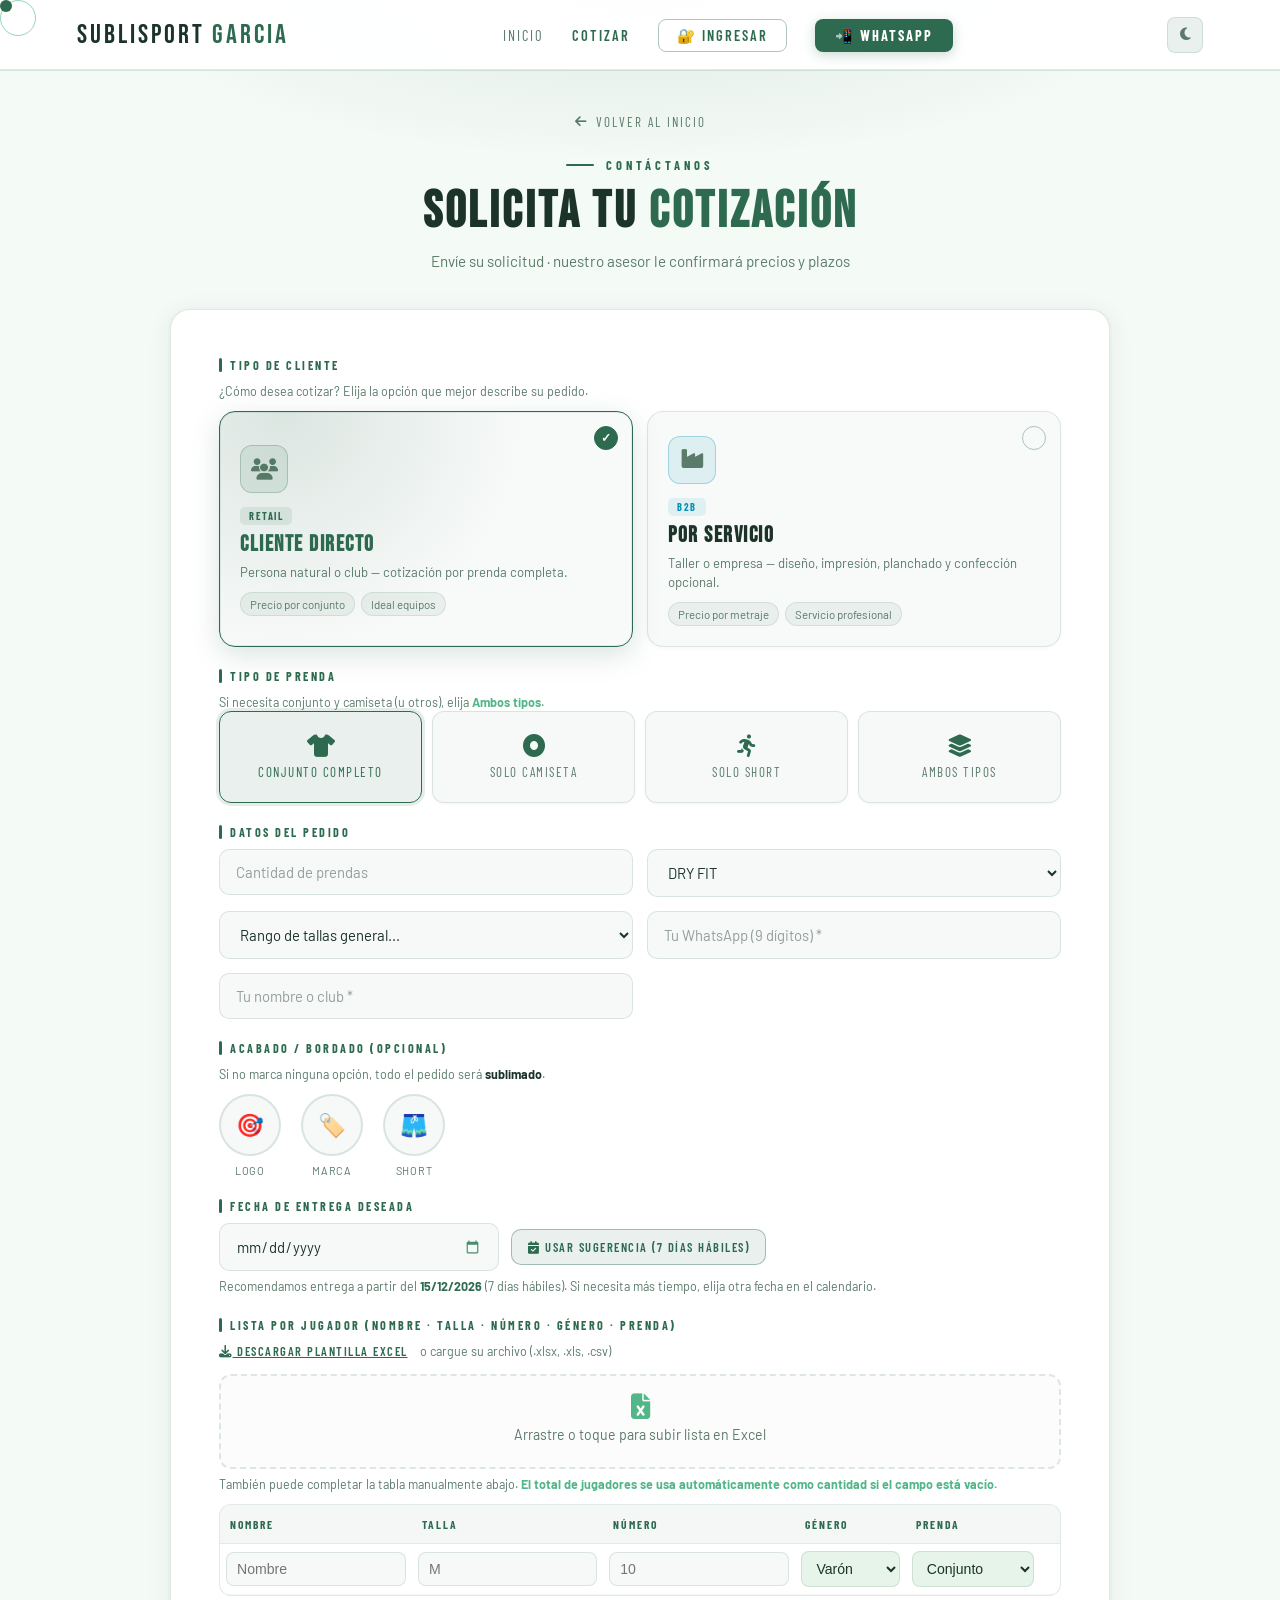
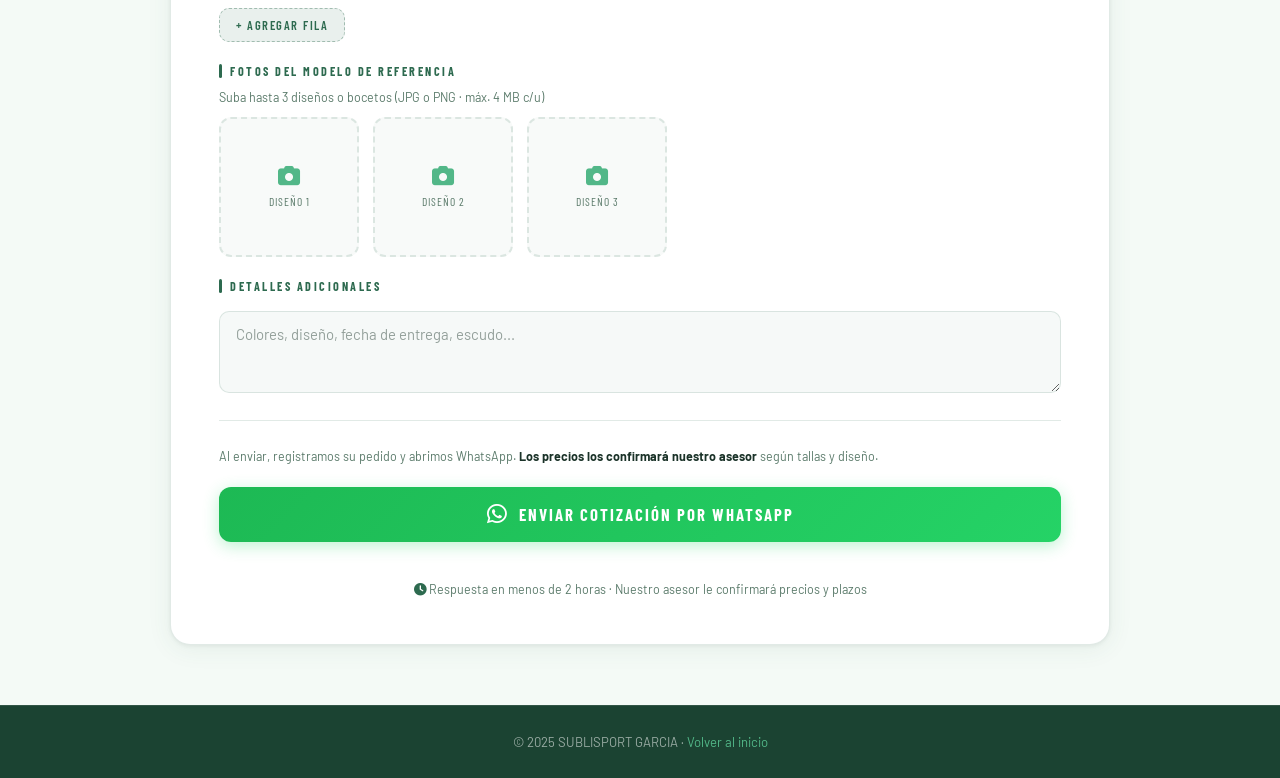
<file: cotizar.html>
<!DOCTYPE html>
<html lang="es" data-theme="light">
<head>
<meta charset="UTF-8">
<meta name="viewport" content="width=device-width, initial-scale=1.0">
<title>Solicitar Cotización | SUBLISPORT GARCIA</title>
<link href="https://fonts.googleapis.com/css2?family=Bebas+Neue&family=Barlow+Condensed:wght@300;400;600;700&family=Barlow:wght@300;400;500&display=swap" rel="stylesheet">
<link rel="stylesheet" href="https://cdnjs.cloudflare.com/ajax/libs/font-awesome/6.5.0/css/all.min.css">
<style>
/* ── Paleta verde profesional (shadcn style) ── */
:root {
  --primary: #2D6A4F;
  --primary-light: #52B788;
  --primary-dark: #1B4332;
  --primary-10: rgba(45,106,79,0.1);
  --primary-15: rgba(45,106,79,0.15);
  --primary-20: rgba(45,106,79,0.2);
  --primary-25: rgba(45,106,79,0.25);
  --primary-glow: rgba(45,106,79,0.25);
  /* Alias para JS generado */
  --gold: var(--primary);
  --gold-light: var(--primary-light);

  /* ── Tema claro (DEFAULT) ── */
  --black: #F4FAF6;
  --dark: #E6F4EA;
  --card: #FFFFFF;
  --card-hover: #EFF8F3;
  --border: rgba(45,106,79,0.14);
  --border-hover: rgba(45,106,79,0.38);
  --white: #1B3329;
  --gray: #5A7A6A;
  --text-muted: rgba(27,51,41,0.45);
  --success: #15803D;
  --error: #DC2626;
  --turquoise: #0891B2;
  --magenta: #9333EA;
}

/* ── Tema oscuro ── */
html[data-theme="dark"] {
  --black: #030D09;
  --dark: #071410;
  --card: #0C1F18;
  --card-hover: #112B22;
  --border: rgba(82,183,136,0.18);
  --border-hover: rgba(82,183,136,0.45);
  --white: #ECFDF5;
  --gray: #6B9E8A;
  --text-muted: rgba(236,253,245,0.4);
  --success: #6ee7a0;
  --error: #ff8080;
}
html[data-theme="dark"] .navbar { background: rgba(3,13,9,0.96); }
html[data-theme="dark"] .hamburger span { background: var(--white); }
html[data-theme="dark"] .nav-links { background: rgba(3,13,9,0.99); }
html[data-theme="dark"] .quote-wrap { box-shadow: 0 20px 60px rgba(0,0,0,0.35); }
html[data-theme="dark"] .form-field { background: rgba(82,183,136,0.06); color: var(--white); }
html[data-theme="dark"] .roster-table select { background-color: #1a1232; color: #fff; color-scheme: dark; }
html[data-theme="dark"] .roster-table select option { background-color: #1a1232; color: #fff; }
html[data-theme="dark"] .roster-table input { background: rgba(82,183,136,0.05); color: var(--white); }
html[data-theme="dark"] .mixed-row select,
html[data-theme="dark"] .mixed-row input { background: rgba(82,183,136,0.05); color: var(--white); }
html[data-theme="dark"] .quote-preview { background: rgba(0,0,0,0.35); }
html[data-theme="dark"] .mixed-panel { background: rgba(82,183,136,0.04); }
html[data-theme="dark"] .form-field[type="date"] { color-scheme: dark; }

*, *::before, *::after { margin:0; padding:0; box-sizing:border-box; }
html { scroll-behavior: smooth; }
body { background: var(--black); color: var(--white); font-family: 'Barlow', sans-serif; overflow-x: hidden; cursor: none; transition: background 0.35s, color 0.35s; }

.cursor { width:12px; height:12px; background:var(--primary); border-radius:50%; position:fixed; top:0; left:0; pointer-events:none; z-index:99999; transition:transform 0.1s; }
.cursor-ring { width:36px; height:36px; border:1.5px solid var(--primary-light); border-radius:50%; position:fixed; top:0; left:0; pointer-events:none; z-index:99998; transition:all 0.15s ease; opacity:0.6; }
::-webkit-scrollbar { width: 4px; }
::-webkit-scrollbar-track { background: var(--black); }
::-webkit-scrollbar-thumb { background: linear-gradient(var(--primary), var(--primary-light)); border-radius: 4px; }

/* ── Navbar ── */
.navbar { display:flex; justify-content:space-between; align-items:center; padding:0 6%; height:70px; background:rgba(255,255,255,0.95); backdrop-filter:blur(16px); position:fixed; width:100%; z-index:1000; border-bottom:1px solid var(--border); box-shadow: 0 1px 0 var(--border); transition: all 0.3s; }
.navbar.scrolled { box-shadow: 0 2px 20px rgba(45,106,79,0.12); }
.logo { font-family:'Bebas Neue'; font-size:1.7rem; letter-spacing:3px; color:var(--white); text-decoration:none; }
.logo span { color: var(--primary); }
.nav-links { display:flex; list-style:none; gap:28px; align-items:center; }
.nav-links a { color:var(--gray); text-decoration:none; font-family:'Barlow Condensed'; font-size:0.9rem; letter-spacing:2px; text-transform:uppercase; transition:color 0.25s; }
.nav-links a:hover { color:var(--white); }
.nav-links a.active { color:var(--primary); font-weight:600; }
.nav-cta { background:var(--primary)!important; color:#fff!important; padding:8px 20px!important; border-radius:8px!important; font-weight:700!important; box-shadow: 0 3px 12px rgba(45,106,79,0.25)!important; }
.nav-cta:hover { background: var(--primary-dark)!important; }
.nav-login { border:1.5px solid var(--border-hover)!important; color:var(--primary)!important; padding:7px 18px!important; border-radius:8px!important; font-weight:600!important; }
.nav-login:hover { background:var(--primary-10)!important; }
.theme-toggle { background:var(--primary-10); border:1.5px solid var(--border); color:var(--gray); width:36px; height:36px; border-radius:8px; cursor:pointer; display:flex; align-items:center; justify-content:center; font-size:0.9rem; transition:all 0.25s; flex-shrink:0; }
.theme-toggle:hover { background:var(--primary-15); border-color:var(--border-hover); color:var(--primary); }
.hamburger { display:none; flex-direction:column; gap:5px; cursor:pointer; background:none; border:none; }
.hamburger span { width:24px; height:2px; background:var(--white); display:block; }

/* ── Hero de cotización ── */
.quote-page-hero { padding:110px 6% 36px; text-align:center; position:relative; }
.quote-page-hero::before { content:''; position:absolute; inset:0; background:radial-gradient(ellipse 70% 80% at 50% 0%, rgba(45,106,79,0.1) 0%, transparent 65%); pointer-events:none; }
.section-tag { font-family:'Barlow Condensed'; font-size:0.78rem; letter-spacing:4px; color:var(--primary); text-transform:uppercase; display:flex; align-items:center; justify-content:center; gap:12px; margin-bottom:14px; font-weight:700; }
.section-tag::before { content:''; width:28px; height:2px; background:var(--primary); border-radius:1px; }
.section-title { font-family:'Bebas Neue'; font-size:clamp(2rem,4vw,3.5rem); letter-spacing:3px; line-height:1; margin-bottom:12px; color:var(--white); }
.section-title span { color:var(--primary); }
.quote-page-sub { color:var(--gray); font-size:0.95rem; max-width:520px; margin:0 auto; line-height:1.6; }
.quote-back-link { display:inline-flex; align-items:center; gap:8px; color:var(--gray); text-decoration:none; font-family:'Barlow Condensed'; font-size:0.82rem; letter-spacing:2px; text-transform:uppercase; margin-bottom:28px; transition:color 0.25s; }
.quote-back-link:hover { color:var(--primary); }
.quote-page-section { padding:0 6% 60px; }

/* ── Formulario principal ── */
.quote-wrap { background:var(--card); border:1px solid var(--border); border-radius:20px; padding:48px; max-width:940px; margin:0 auto; box-shadow: 0 4px 24px rgba(45,106,79,0.08), 0 1px 4px rgba(0,0,0,0.06); transition: background 0.35s, border-color 0.35s, box-shadow 0.35s; }
.quote-grid { display:grid; grid-template-columns:1fr 1fr; gap:14px; }
.form-field { width:100%; background:rgba(45,106,79,0.04); border:1.5px solid var(--border); color:var(--white); padding:13px 16px; border-radius:10px; font-family:'Barlow'; font-size:0.93rem; outline:none; transition: border-color 0.25s, box-shadow 0.25s, background 0.25s; }
.form-field:focus { border-color:var(--primary); box-shadow: 0 0 0 3px rgba(45,106,79,0.12); background: rgba(45,106,79,0.07); }
.form-field::placeholder { color:var(--text-muted); }
.form-field[type="date"] { color-scheme:light; cursor:pointer; max-width:280px; }
html[data-theme="dark"] .form-field[type="date"] { color-scheme: dark; }
.form-field[type="date"]::-webkit-calendar-picker-indicator { filter:invert(0.3) sepia(1) saturate(3) hue-rotate(100deg); cursor:pointer; opacity:0.8; }
.delivery-field-wrap { display:flex; flex-wrap:wrap; align-items:center; gap:12px; }
.delivery-suggest-btn { background:var(--primary-10); border:1.5px solid var(--border-hover); color:var(--primary); padding:10px 16px; border-radius:10px; cursor:pointer; font-family:'Barlow Condensed'; font-size:0.78rem; letter-spacing:1.5px; text-transform:uppercase; transition:all 0.25s; font-weight:600; }
.delivery-suggest-btn:hover { background:var(--primary); color:#fff; border-color:var(--primary); box-shadow: 0 4px 14px rgba(45,106,79,0.3); }
.control-label { font-family:'Barlow Condensed'; font-size:0.76rem; letter-spacing:2.5px; text-transform:uppercase; color:var(--primary); margin-bottom:10px; display:flex; align-items:center; gap:8px; margin-top:22px; font-weight:700; }
.control-label::before { content:''; width:3px; height:14px; background:var(--primary); border-radius:2px; }

/* ── Opciones de prenda ── */
.prenda-opts { display:grid; grid-template-columns:repeat(auto-fit, minmax(150px, 1fr)); gap:10px; }
.prenda-opt { padding:16px 10px; background:rgba(45,106,79,0.04); border:1.5px solid var(--border); border-radius:12px; text-align:center; cursor:pointer; transition:all 0.25s; min-height:92px; display:flex; flex-direction:column; align-items:center; justify-content:center; box-shadow: 0 1px 3px rgba(0,0,0,0.04); }
.prenda-opt:hover { background:var(--primary-10); border-color:var(--border-hover); transform: translateY(-2px); box-shadow: 0 4px 12px rgba(45,106,79,0.12); }
.prenda-opt.active { background:var(--primary-10); border-color:var(--primary); box-shadow: 0 0 0 3px rgba(45,106,79,0.12); }
.prenda-opt i { display:block; font-size:1.4rem; margin-bottom:7px; color:var(--primary); }
.prenda-opt span { font-family:'Barlow Condensed'; font-size:0.82rem; letter-spacing:1.5px; text-transform:uppercase; color: var(--gray); }
.prenda-opt.active span, .prenda-opt:hover span { color:var(--primary); }

.sport-tabs { display:flex; gap:8px; flex-wrap:wrap; }
.sport-tab { padding:8px 18px; background:rgba(45,106,79,0.04); border:1.5px solid var(--border); border-radius:8px; font-family:'Barlow Condensed'; font-size:0.8rem; letter-spacing:1.5px; text-transform:uppercase; color:var(--gray); cursor:pointer; transition:all 0.25s; }
.sport-tab.active, .sport-tab:hover { background:var(--primary-10); border-color:var(--primary); color:var(--primary); }

/* ── Botones ── */
.btn-whatsapp { width:100%; background:linear-gradient(135deg, #1DB954, #25D366); color:white; padding:16px 32px; border:none; border-radius:12px; cursor:pointer; font-family:'Barlow Condensed'; font-size:1.05rem; letter-spacing:2px; text-transform:uppercase; font-weight:700; display:flex; align-items:center; justify-content:center; gap:10px; margin-top:22px; transition:all 0.3s; box-shadow: 0 4px 16px rgba(37,211,102,0.3); }
.btn-whatsapp:hover { transform:translateY(-2px); box-shadow: 0 10px 26px rgba(37,211,102,0.4); filter: brightness(1.06); }
.btn-roster-add { background:var(--primary-10); border:1.5px dashed var(--border-hover); color:var(--primary); padding:9px 16px; border-radius:10px; cursor:pointer; font-family:'Barlow Condensed'; letter-spacing:1.5px; text-transform:uppercase; font-size:0.78rem; font-weight:600; transition: all 0.25s; }
.btn-roster-add:hover { background:var(--primary-15); border-color:var(--primary); }
.btn-roster-del { background:transparent; border:none; color:#DC2626; cursor:pointer; transition: opacity 0.2s; }
.btn-roster-del:hover { opacity: 0.7; }
.btn-link { background:none; border:none; color:var(--primary); cursor:pointer; font-family:'Barlow Condensed'; font-size:0.78rem; letter-spacing:1.5px; text-transform:uppercase; text-decoration:underline; padding:0; font-weight:600; }
.btn-link:hover { color:var(--primary-dark); }

/* ── Tabla roster ── */
.roster-table-wrap { overflow-x:auto; margin:10px 0 12px; border:1px solid var(--border); border-radius:12px; background:var(--card); }
.roster-table { width:100%; border-collapse:collapse; min-width:680px; }
.roster-table th { font-family:'Barlow Condensed'; font-size:0.72rem; letter-spacing:2px; text-transform:uppercase; color:var(--primary); padding:12px 10px; text-align:left; border-bottom:1px solid var(--border); background: rgba(45,106,79,0.05); font-weight:700; }
.roster-table td { padding:7px 6px; border-bottom:1px solid rgba(45,106,79,0.06); }
.roster-table input { width:100%; background:rgba(45,106,79,0.04); border:1.5px solid var(--border); color:var(--white); padding:8px 10px; border-radius:8px; font-size:0.88rem; outline:none; transition: border-color 0.2s; }
.roster-table input:focus { border-color: var(--primary); }
.roster-table select,
.roster-table select.roster-select {
  width:100%; background-color:var(--dark); border:1.5px solid var(--border); color:var(--white);
  padding:8px 10px; border-radius:8px; font-size:0.88rem; outline:none; cursor:pointer;
  appearance:auto; color-scheme:light; transition: border-color 0.2s;
}
html[data-theme="dark"] .roster-table select,
html[data-theme="dark"] .roster-table select.roster-select { background-color:#1a1232; color:#fff; color-scheme:dark; }
.roster-table select:focus { border-color:var(--primary); }
.roster-table select option { background-color:var(--dark); color:var(--white); }
html[data-theme="dark"] .roster-table select option { background-color:#1a1232; color:#fff; }

/* ── Cantidad helper ── */
.qty-sync-hint { display:flex; align-items:center; gap:8px; margin-top:6px; font-size:0.78rem; color:var(--gray); }
.qty-sync-btn { background:none; border:none; color:var(--primary); cursor:pointer; font-family:'Barlow Condensed'; font-size:0.78rem; letter-spacing:1px; text-transform:uppercase; padding:0; text-decoration:underline; font-weight:600; }
.qty-sync-btn:hover { color:var(--primary-dark); }
.qty-count-badge { display:inline-flex; align-items:center; justify-content:center; background:var(--primary-10); border:1px solid var(--border-hover); color:var(--primary); border-radius:6px; padding:1px 8px; font-family:'Barlow Condensed'; font-size:0.75rem; letter-spacing:1px; min-width:28px; font-weight:700; }

/* ── Fotos ── */
.photo-slots { display:flex; gap:14px; flex-wrap:wrap; margin-top:10px; }
.photo-slot { flex:1; min-width:100px; max-width:140px; aspect-ratio:1; border:2px dashed var(--border); border-radius:12px; position:relative; overflow:hidden; cursor:pointer; transition:border-color 0.25s, background 0.25s; background: rgba(45,106,79,0.03); }
.photo-slot:hover, .photo-slot.has-photo { border-color:var(--primary); background: var(--primary-10); }
.photo-slot-input { position:absolute; inset:0; opacity:0; cursor:pointer; z-index:2; }
.photo-slot-empty { position:absolute; inset:0; display:flex; flex-direction:column; align-items:center; justify-content:center; gap:6px; pointer-events:none; }
.photo-slot-empty i { font-size:1.4rem; color:var(--primary-light); }
.photo-slot-empty span { font-size:0.72rem; color:var(--gray); font-family:'Barlow Condensed'; letter-spacing:1px; text-transform:uppercase; }
.photo-slot-preview { width:100%; height:100%; object-fit:cover; display:none; }
.photo-slot.has-photo .photo-slot-preview { display:block; }
.photo-slot.has-photo .photo-slot-empty { display:none; }
.photo-slot-remove { position:absolute; top:4px; right:4px; width:22px; height:22px; border:none; border-radius:50%; background:rgba(0,0,0,0.75); color:#ff8080; font-size:1rem; line-height:1; cursor:pointer; z-index:3; display:none; padding:0; }
.photo-slot.has-photo .photo-slot-remove { display:flex; align-items:center; justify-content:center; }

/* ── Status ── */
.quote-status { text-align:center; font-size:0.85rem; margin-top:14px; min-height:1.2em; transition: color 0.25s; }
.quote-status.ok { color:var(--success); }
.quote-status.err { color:var(--error); }
.quote-hint { font-size:0.78rem; color:var(--gray); margin-top:6px; line-height:1.5; }

/* ── Option chips ── */
.option-chips { display:flex; flex-wrap:wrap; gap:10px; margin-top:4px; }
.option-chip { display:flex; align-items:center; gap:8px; padding:10px 14px; background:rgba(45,106,79,0.04); border:1.5px solid var(--border); border-radius:10px; cursor:pointer; transition:all 0.25s; font-size:0.88rem; color:var(--gray); }
.option-chip input { accent-color:var(--primary); width:16px; height:16px; cursor:pointer; }
.option-chip:has(input:checked) { border-color:var(--primary); color:var(--primary); background:var(--primary-10); }

/* ── Bordado ── */
.embroidery-circles { display:flex; flex-wrap:wrap; gap:20px; margin-top:10px; }
.embroidery-circle { display:flex; flex-direction:column; align-items:center; gap:8px; cursor:pointer; color:var(--gray); transition: color 0.25s; }
.embroidery-circle input { position:absolute; opacity:0; pointer-events:none; }
.embroidery-circle-ring {
  width:62px; height:62px; border-radius:50%; border:2px solid var(--border);
  display:flex; align-items:center; justify-content:center; font-size:1.4rem;
  background:rgba(45,106,79,0.04); transition:all 0.25s; position:relative;
}
.embroidery-circle:hover .embroidery-circle-ring { border-color:var(--border-hover); transform:translateY(-3px); box-shadow: 0 6px 16px rgba(45,106,79,0.15); }
.embroidery-circle:has(input:checked) .embroidery-circle-ring {
  border-color:var(--primary); background:var(--primary-10); box-shadow:0 0 0 4px rgba(45,106,79,0.1);
}
.embroidery-circle:has(input:checked) .embroidery-circle-ring::after {
  content:'✓'; position:absolute; top:-3px; right:-3px; width:20px; height:20px; border-radius:50%;
  background:var(--primary); color:#fff; font-size:0.65rem; font-weight:700;
  display:flex; align-items:center; justify-content:center;
}
.embroidery-circle-label { font-size:0.68rem; letter-spacing:0.8px; text-transform:uppercase; text-align:center; max-width:72px; }
.embroidery-circle:has(input:checked) .embroidery-circle-label { color:var(--primary); }

/* ── Pedido mixto ── */
.mixed-panel { display:none; margin-top:8px; padding:18px; border:1.5px solid var(--border); border-radius:12px; background:rgba(45,106,79,0.04); }
.mixed-panel.visible { display:block; }
.mixed-row { display:grid; grid-template-columns:1fr 100px 36px; gap:10px; margin-bottom:8px; align-items:center; }
.mixed-row select, .mixed-row input { background:rgba(45,106,79,0.05); border:1.5px solid var(--border); color:var(--white); padding:10px 12px; border-radius:8px; font-size:0.88rem; outline:none; transition: border-color 0.2s; }
.mixed-row select:focus, .mixed-row input:focus { border-color: var(--primary); }

/* ── Excel ── */
.excel-tools { display:flex; flex-wrap:wrap; gap:12px; align-items:center; margin:10px 0 14px; }
.excel-upload-zone { border:2px dashed var(--border); border-radius:12px; padding:18px; text-align:center; position:relative; margin-top:8px; transition: all 0.25s; background: rgba(45,106,79,0.02); }
.excel-upload-zone:hover { border-color:var(--border-hover); background: rgba(45,106,79,0.05); }
.excel-upload-zone input { position:absolute; inset:0; opacity:0; cursor:pointer; }
.excel-upload-zone.has-file { border-color:var(--primary); background:var(--primary-10); }

/* ── Tipo de cliente ── */
.client-type-grid { display:grid; grid-template-columns:1fr 1fr; gap:14px; margin:10px 0 4px; }
.client-type-card {
  position:relative; text-align:left; padding:24px 20px 20px; border-radius:16px;
  border:1.5px solid var(--border); background:var(--surface, rgba(45,106,79,0.03));
  cursor:pointer; transition:transform 0.25s, border-color 0.25s, box-shadow 0.25s; overflow:hidden;
  font-family:'Barlow',sans-serif; color:var(--gray);
  box-shadow: 0 1px 4px rgba(0,0,0,0.04);
}
.client-type-card::before {
  content:''; position:absolute; inset:0;
  background:radial-gradient(circle at 15% 0%,rgba(45,106,79,0.14),transparent 58%);
  opacity:0; transition:opacity 0.25s; pointer-events:none;
}
.client-type-card.client-type-service::before {
  background:radial-gradient(circle at 15% 0%,rgba(8,145,178,0.1),transparent 58%);
}
.client-type-card:hover { transform:translateY(-3px); border-color:var(--border-hover); box-shadow: 0 8px 24px rgba(45,106,79,0.12); }
.client-type-card.client-type-service:hover { border-color:rgba(8,145,178,0.4); }
.client-type-card.active {
  border-color:var(--primary);
  box-shadow:0 8px 28px rgba(45,106,79,0.18), inset 0 0 0 1px rgba(45,106,79,0.1);
}
.client-type-card.client-type-service.active {
  border-color:rgba(8,145,178,0.65);
  box-shadow:0 8px 28px rgba(8,145,178,0.12), inset 0 0 0 1px rgba(8,145,178,0.12);
}
.client-type-card.active::before { opacity:1; }
.client-type-icon {
  width:48px; height:48px; border-radius:12px; display:flex; align-items:center; justify-content:center;
  margin-bottom:14px; font-size:1.35rem;
  background:var(--primary-10); border:1px solid rgba(45,106,79,0.25);
}
.client-type-service .client-type-icon {
  background:rgba(8,145,178,0.1); border-color:rgba(8,145,178,0.3);
}
.client-type-tag {
  display:inline-block; padding:3px 9px; border-radius:5px; font-family:'Barlow Condensed';
  font-size:0.65rem; font-weight:700; letter-spacing:1.5px; text-transform:uppercase;
  background:var(--primary-10); color:var(--primary); margin-bottom:8px;
}
.client-type-service .client-type-tag { background:rgba(8,145,178,0.1); color:#0891B2; }
.client-type-title {
  display:block; font-family:'Bebas Neue'; font-size:1.35rem; letter-spacing:1.5px;
  color:var(--white); margin-bottom:6px; line-height:1.1;
}
.client-type-card.active .client-type-title { color:var(--primary); }
.client-type-service.active .client-type-title { color:#0891B2; }
.client-type-desc { margin:0 0 10px; font-size:0.82rem; line-height:1.45; }
.client-type-features { list-style:none; margin:0; padding:0; display:flex; flex-wrap:wrap; gap:6px; }
.client-type-features li {
  font-size:0.72rem; padding:4px 9px; border-radius:20px;
  background:rgba(45,106,79,0.07); border:1px solid rgba(45,106,79,0.12); color:var(--gray);
}
.client-type-check {
  position:absolute; top:14px; right:14px; width:24px; height:24px; border-radius:50%;
  border:1.5px solid var(--border-hover); display:flex; align-items:center; justify-content:center;
  font-size:0.75rem; color:transparent; transition:0.2s;
}
.client-type-card.active .client-type-check { background:var(--primary); border-color:var(--primary); color:#fff; font-weight:700; }
.client-type-service.active .client-type-check { background:#0891B2; border-color:#0891B2; }
.service-info-panel {
  margin:12px 0 4px; padding:14px 16px; border-radius:12px;
  border:1px solid rgba(8,145,178,0.25); background:rgba(8,145,178,0.06);
  font-size:0.85rem; line-height:1.5; color:var(--gray);
}
.service-info-panel strong { color:#0891B2; }

/* ── Send options ── */
.quote-send-options { margin-top:24px; padding-top:20px; border-top:1px solid var(--border); }
.quote-preview { margin-top:14px; padding:14px; background:rgba(45,106,79,0.04); border:1px solid var(--border); border-radius:10px; color:var(--gray); font-size:0.75rem; white-space:pre-wrap; max-height:220px; overflow:auto; }
html[data-theme="dark"] .quote-preview { background: rgba(0,0,0,0.35); }

/* ── Footer ── */
footer { background:var(--primary-dark); border-top:1px solid rgba(255,255,255,0.1); padding:28px 6%; text-align:center; }
footer p { color:rgba(255,255,255,0.55); font-size:0.82rem; }
footer a { color:var(--primary-light); text-decoration:none; }

.reveal { opacity:0; transform:translateY(24px); transition:opacity 0.6s, transform 0.6s; }
.reveal.visible { opacity:1; transform:translateY(0); }
.panel-hidden { display:none !important; }

@media(max-width:768px){
  body{cursor:auto;}
  .cursor,.cursor-ring{display:none;}
  .nav-links{display:none;flex-direction:column;position:fixed;top:70px;left:0;right:0;background:rgba(255,255,255,0.98);padding:28px 6%;gap:22px;border-bottom:1px solid var(--border);backdrop-filter:blur(16px);}
  html[data-theme="dark"] .nav-links{background:rgba(3,13,9,0.99);}
  .nav-links.open{display:flex;}
  .hamburger{display:flex;}
  .quote-wrap{padding:28px 20px;}
  .quote-grid{grid-template-columns:1fr;}
  .prenda-opts{flex-wrap:wrap;}
  .client-type-grid{grid-template-columns:1fr;}
}
</style>
</head>
<body>

<div class="cursor" id="cursor"></div>
<div class="cursor-ring" id="cursorRing"></div>

<nav class="navbar" id="navbar">
  <a href="index.html" class="logo">SUBLISPORT <span>GARCIA</span></a>
  <ul class="nav-links" id="navLinks">
    <li><a href="index.html">Inicio</a></li>
    <li><a href="cotizar.html" class="active">Cotizar</a></li>
    <li><a href="https://sublisport-garcia-production.up.railway.app/login" data-panel-login target="_blank" rel="noopener noreferrer" class="nav-login">🔐 INGRESAR</a></li>
    <li><a href="https://wa.me/51960840874" data-wa-contact target="_blank" rel="noopener noreferrer" class="nav-cta">📲 WhatsApp</a></li>
  </ul>
  <button class="theme-toggle" id="themeToggle" onclick="toggleTheme()" aria-label="Cambiar tema" title="Cambiar tema">
    <i class="fas fa-moon" id="themeIcon"></i>
  </button>
  <button class="hamburger" id="hamburger" onclick="toggleMenu()" aria-label="Menú">
    <span></span><span></span><span></span>
  </button>
</nav>

<section class="quote-page-section">
  <div class="quote-page-hero">
    <a href="index.html" class="quote-back-link"><i class="fas fa-arrow-left"></i> Volver al inicio</a>
    <div class="section-tag reveal">Contáctanos</div>
    <h1 class="section-title reveal">SOLICITA TU <span>COTIZACIÓN</span></h1>
    <p class="quote-page-sub reveal">Envíe su solicitud · nuestro asesor le confirmará precios y plazos</p>
  </div>

  <div class="quote-wrap reveal">

    <!-- TIPO DE CLIENTE -->
    <span class="control-label" style="margin-top:0;">Tipo de cliente</span>
    <p class="quote-hint" style="margin-top:0;">¿Cómo desea cotizar? Elija la opción que mejor describe su pedido.</p>
    <div class="client-type-grid" id="clientTypeOpts"></div>
    <div id="serviceInfoPanel" class="service-info-panel panel-hidden">
      <strong>Por servicio:</strong> cotizamos por metraje (diseño, impresión y planchado).
      Nuestro asesor le enviará la proforma con el detalle del servicio.
    </div>

    <!-- TIPO DE PRENDA -->
    <span class="control-label">Tipo de prenda</span>
    <p class="quote-hint" style="margin-top:0;">Si necesita conjunto y camiseta (u otros), elija <strong style="color:var(--primary-light);">Ambos tipos</strong>.</p>
    <div class="prenda-opts" id="garmentOpts"></div>

    <div id="mixedOrderPanel" class="mixed-panel">
      <span class="control-label" style="margin-top:0;">Detalle — ambos tipos de prenda</span>
      <p class="quote-hint">Ejemplo: 6 conjuntos + 5 polos. Agregue una fila por cada tipo.</p>
      <div id="mixedLinesBody"></div>
      <button type="button" class="btn-roster-add" id="btnAddMixedLine">+ Agregar línea</button>
    </div>

    <!-- DATOS DEL PEDIDO -->
    <span class="control-label">Datos del pedido</span>
    <div class="quote-grid">
      <div id="singleQuantityWrap">
        <input type="number" id="quantity" class="form-field" placeholder="Cantidad de prendas" min="1">
        <div class="qty-sync-hint" id="qtySyncHint" style="display:none;">
          <span class="qty-count-badge" id="rosterCountBadge">0</span>
          jugadores en lista —
          <button type="button" class="qty-sync-btn" id="btnSyncQty">usar esta cantidad</button>
        </div>
      </div>
      <select id="fabricType" class="form-field" aria-label="Tipo de tela"></select>
      <select id="sizeRange" class="form-field">
        <option value="" style="background:#1a1232">Rango de tallas general...</option>
      </select>
      <input type="tel" id="clientPhone" class="form-field" placeholder="Tu WhatsApp (9 dígitos) *">
      <input type="text" id="clientName" class="form-field" placeholder="Tu nombre o club *">
    </div>

    <!-- ACABADO / BORDADO -->
    <span class="control-label">Acabado / bordado (opcional)</span>
    <p class="quote-hint">Si no marca ninguna opción, todo el pedido será <strong style="color:var(--white);">sublimado</strong>.</p>
    <div class="embroidery-circles">
      <label class="embroidery-circle">
        <input type="checkbox" id="chkEmbroideryEscudo">
        <span class="embroidery-circle-ring">🎯</span>
        <span class="embroidery-circle-label">Logo</span>
      </label>
      <label class="embroidery-circle">
        <input type="checkbox" id="chkEmbroideryMarca">
        <span class="embroidery-circle-ring">🏷️</span>
        <span class="embroidery-circle-label">Marca</span>
      </label>
      <label class="embroidery-circle">
        <input type="checkbox" id="chkEmbroideryShort">
        <span class="embroidery-circle-ring">🩳</span>
        <span class="embroidery-circle-label">Short</span>
      </label>
    </div>

    <!-- FECHA DE ENTREGA -->
    <span class="control-label">Fecha de entrega deseada</span>
    <div class="delivery-field-wrap">
      <input type="date" id="desiredDelivery" class="form-field" aria-label="Fecha de entrega deseada">
      <button type="button" class="delivery-suggest-btn" id="btnSuggestDelivery">
        <i class="fas fa-calendar-check"></i> Usar sugerencia (7 días hábiles)
      </button>
    </div>
    <p class="quote-hint" id="deliveryHint">
      Recomendamos <strong style="color:var(--primary-light);">7 días hábiles</strong> después de aprobar el diseño.
      Si necesita más tiempo, elija la fecha que prefiera (sujeto a disponibilidad).
    </p>

    <!-- LISTA JUGADORES -->
    <span class="control-label">Lista por jugador (nombre · talla · número · género · prenda)</span>
    <div class="excel-tools">
      <button type="button" class="btn-link" id="btnDownloadTemplate"><i class="fas fa-download"></i> Descargar plantilla Excel</button>
      <span class="quote-hint" style="margin:0;">o cargue su archivo (.xlsx, .xls, .csv)</span>
    </div>
    <div class="excel-upload-zone" id="excelZone">
      <input type="file" id="rosterExcel" accept=".xlsx,.xls,.csv,application/vnd.openxmlformats-officedocument.spreadsheetml.sheet,application/vnd.ms-excel,text/csv">
      <i class="fas fa-file-excel" style="font-size:1.6rem;color:var(--primary-light);margin-bottom:6px;"></i>
      <p style="color:var(--gray);font-size:0.88rem;">Arrastre o toque para subir lista en Excel</p>
      <p id="excelFileName" class="quote-hint"></p>
    </div>
    <p class="quote-hint">También puede completar la tabla manualmente abajo. <strong style="color:var(--primary-light);">El total de jugadores se usa automáticamente como cantidad si el campo está vacío.</strong></p>
    <div class="roster-table-wrap">
      <table class="roster-table">
        <thead><tr><th>Nombre</th><th>Talla</th><th>Número</th><th>Género</th><th>Prenda</th><th></th></tr></thead>
        <tbody id="rosterBody"></tbody>
      </table>
    </div>
    <button type="button" class="btn-roster-add" id="btnAddRoster">+ Agregar fila</button>

    <!-- FOTOS DE REFERENCIA -->
    <span class="control-label" style="margin-top:22px;">Fotos del modelo de referencia</span>
    <p class="quote-hint" style="margin-top:4px;">Suba hasta 3 diseños o bocetos (JPG o PNG · máx. 4 MB c/u)</p>
    <div class="photo-slots" id="photoSlots">
      <div class="photo-slot" data-slot="0">
        <input type="file" class="photo-slot-input" accept="image/jpeg,image/png,image/webp,image/*" aria-label="Diseño 1">
        <div class="photo-slot-empty"><i class="fas fa-camera"></i><span>Diseño 1</span></div>
        <img class="photo-slot-preview" alt="Diseño 1">
        <button type="button" class="photo-slot-remove" title="Quitar" aria-label="Quitar foto 1">&times;</button>
      </div>
      <div class="photo-slot" data-slot="1">
        <input type="file" class="photo-slot-input" accept="image/jpeg,image/png,image/webp,image/*" aria-label="Diseño 2">
        <div class="photo-slot-empty"><i class="fas fa-camera"></i><span>Diseño 2</span></div>
        <img class="photo-slot-preview" alt="Diseño 2">
        <button type="button" class="photo-slot-remove" title="Quitar" aria-label="Quitar foto 2">&times;</button>
      </div>
      <div class="photo-slot" data-slot="2">
        <input type="file" class="photo-slot-input" accept="image/jpeg,image/png,image/webp,image/*" aria-label="Diseño 3">
        <div class="photo-slot-empty"><i class="fas fa-camera"></i><span>Diseño 3</span></div>
        <img class="photo-slot-preview" alt="Diseño 3">
        <button type="button" class="photo-slot-remove" title="Quitar" aria-label="Quitar foto 3">&times;</button>
      </div>
    </div>

    <!-- NOTAS ADICIONALES -->
    <span class="control-label" style="margin-top:22px;">Detalles adicionales</span>
    <textarea id="extraMsg" class="form-field" rows="3" style="margin-top:8px;resize:vertical;" placeholder="Colores, diseño, fecha de entrega, escudo..."></textarea>

    <!-- ENVIAR -->
    <div class="quote-send-options">
      <p class="quote-hint">Al enviar, registramos su pedido y abrimos WhatsApp. <strong style="color:var(--white);">Los precios los confirmará nuestro asesor</strong> según tallas y diseño.</p>
      <button type="button" class="btn-whatsapp" id="btnSendQuote">
        <i class="fab fa-whatsapp" style="font-size:1.4rem;"></i>
        ENVIAR COTIZACIÓN POR WHATSAPP
      </button>
      <p id="quoteStatus" class="quote-status"></p>
    </div>
    <p id="quoteResponseNote" style="text-align:center;color:var(--gray);font-size:0.78rem;margin-top:10px;">
      <i class="fas fa-clock" style="color:var(--primary-light)"></i> Respuesta en menos de 2 horas · La Victoria, Lima
    </p>
  </div>
</section>

<footer>
  <p>© 2025 SUBLISPORT GARCIA · <a href="index.html">Volver al inicio</a></p>
</footer>

<script src="https://cdn.sheetjs.com/xlsx-0.20.2/package/dist/xlsx.full.min.js"></script>
<script src="panel-config.js"></script>
<script src="landing-config.js"></script>
<script>
/* ── Cursor personalizado ── */
const cursor = document.getElementById('cursor');
const ring = document.getElementById('cursorRing');
document.addEventListener('mousemove', e => {
  cursor.style.left = e.clientX-6+'px'; cursor.style.top = e.clientY-6+'px';
  ring.style.left = e.clientX-18+'px'; ring.style.top = e.clientY-18+'px';
});
document.querySelectorAll('a,button,.prenda-opt,.embroidery-circle,.client-type-card').forEach(el => {
  el.addEventListener('mouseenter',()=>{cursor.style.transform='scale(2)';ring.style.transform='scale(1.4)';ring.style.opacity='1';});
  el.addEventListener('mouseleave',()=>{cursor.style.transform='scale(1)';ring.style.transform='scale(1)';ring.style.opacity='0.7';});
});

/* ── Navbar ── */
window.addEventListener('scroll',()=>document.getElementById('navbar').classList.toggle('scrolled',window.scrollY>20));
function toggleMenu(){ document.getElementById('navLinks').classList.toggle('open'); }
document.querySelectorAll('.nav-links a').forEach(a=>a.addEventListener('click',()=>document.getElementById('navLinks').classList.remove('open')));

/* ── Reveal ── */
const obs = new IntersectionObserver(entries=>entries.forEach(e=>{if(e.isIntersecting)e.target.classList.add('visible');}),{threshold:0.1});
document.querySelectorAll('.reveal').forEach(el=>obs.observe(el));

/* ── Tema (light = default) ── */
(function(){
  var saved = localStorage.getItem('sublisport-theme') || 'light';
  document.documentElement.setAttribute('data-theme', saved);
  var icon = document.getElementById('themeIcon');
  if (icon) icon.className = saved === 'dark' ? 'fas fa-sun' : 'fas fa-moon';
})();
function toggleTheme(){
  var html = document.documentElement;
  var next = html.getAttribute('data-theme') === 'dark' ? 'light' : 'dark';
  html.setAttribute('data-theme', next);
  localStorage.setItem('sublisport-theme', next);
  var icon = document.getElementById('themeIcon');
  if (icon) icon.className = next === 'dark' ? 'fas fa-sun' : 'fas fa-moon';
}
</script>
</body>
</html>
</file>
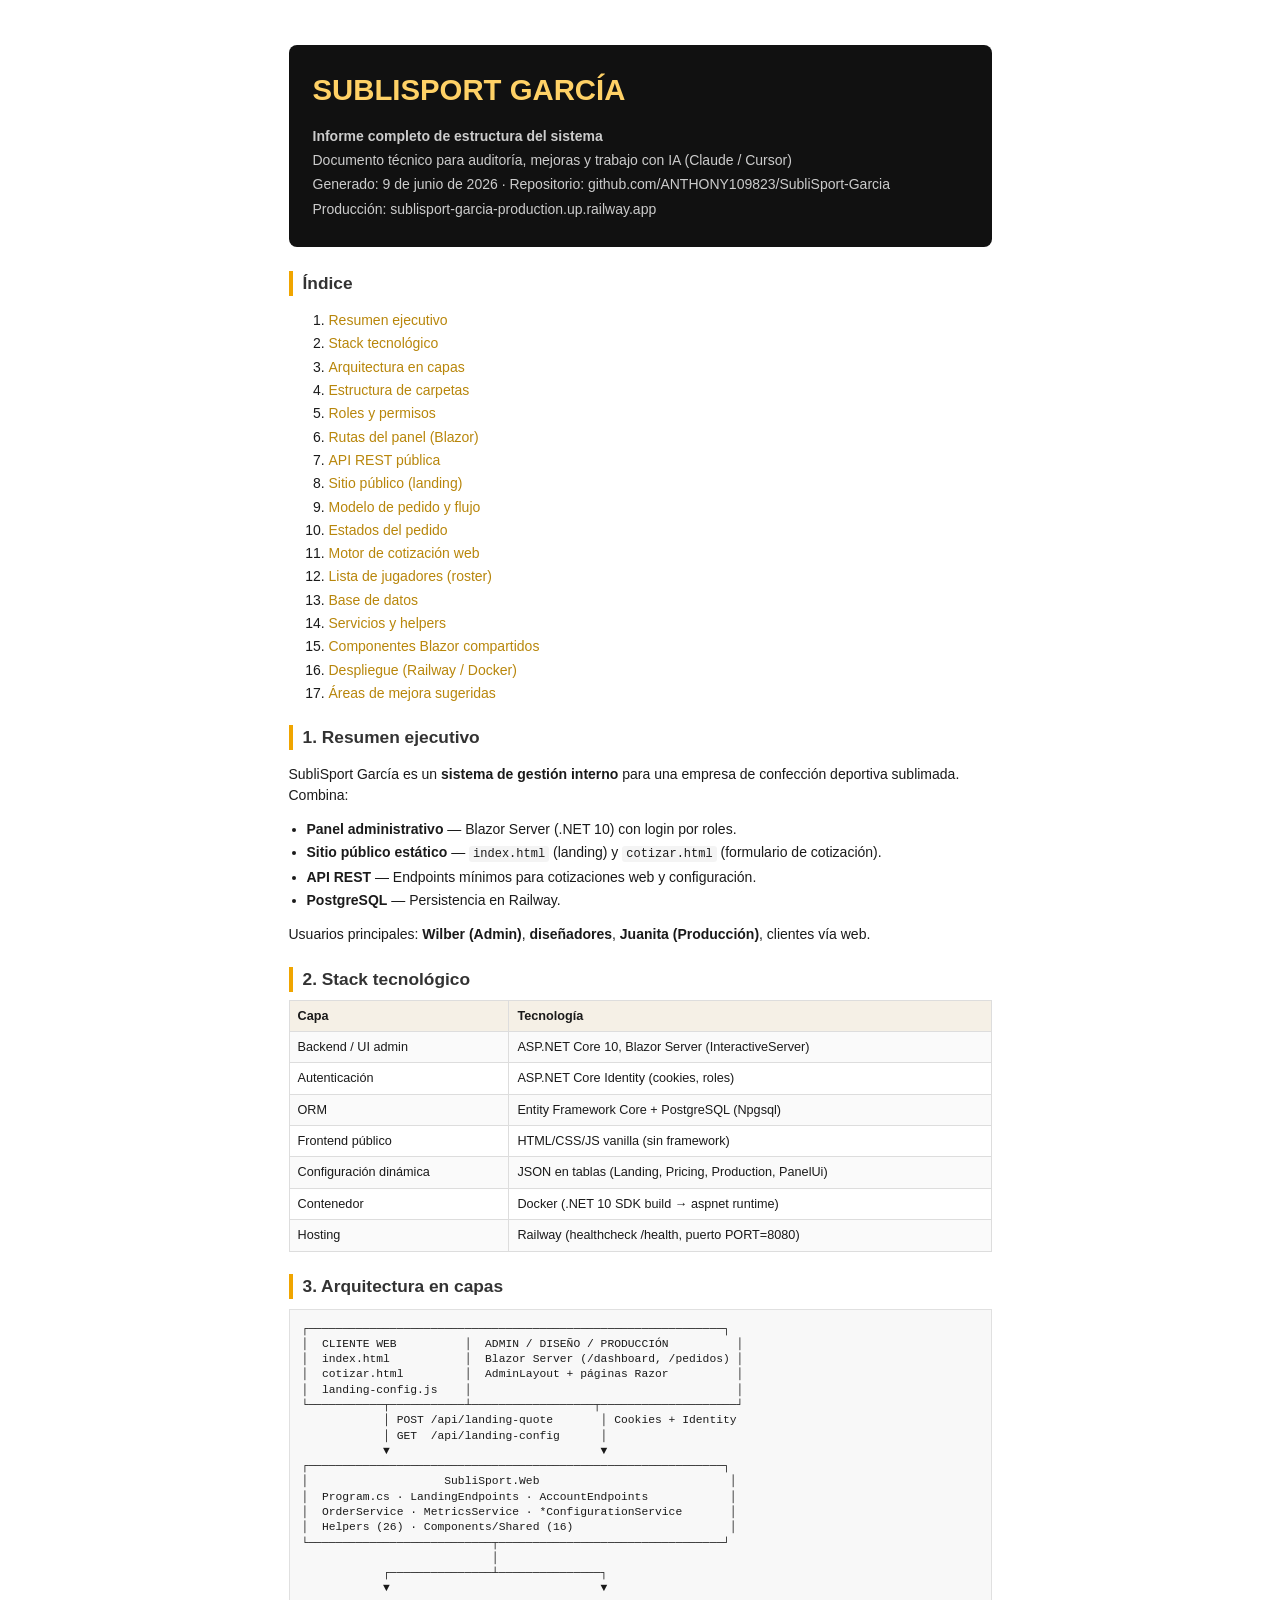
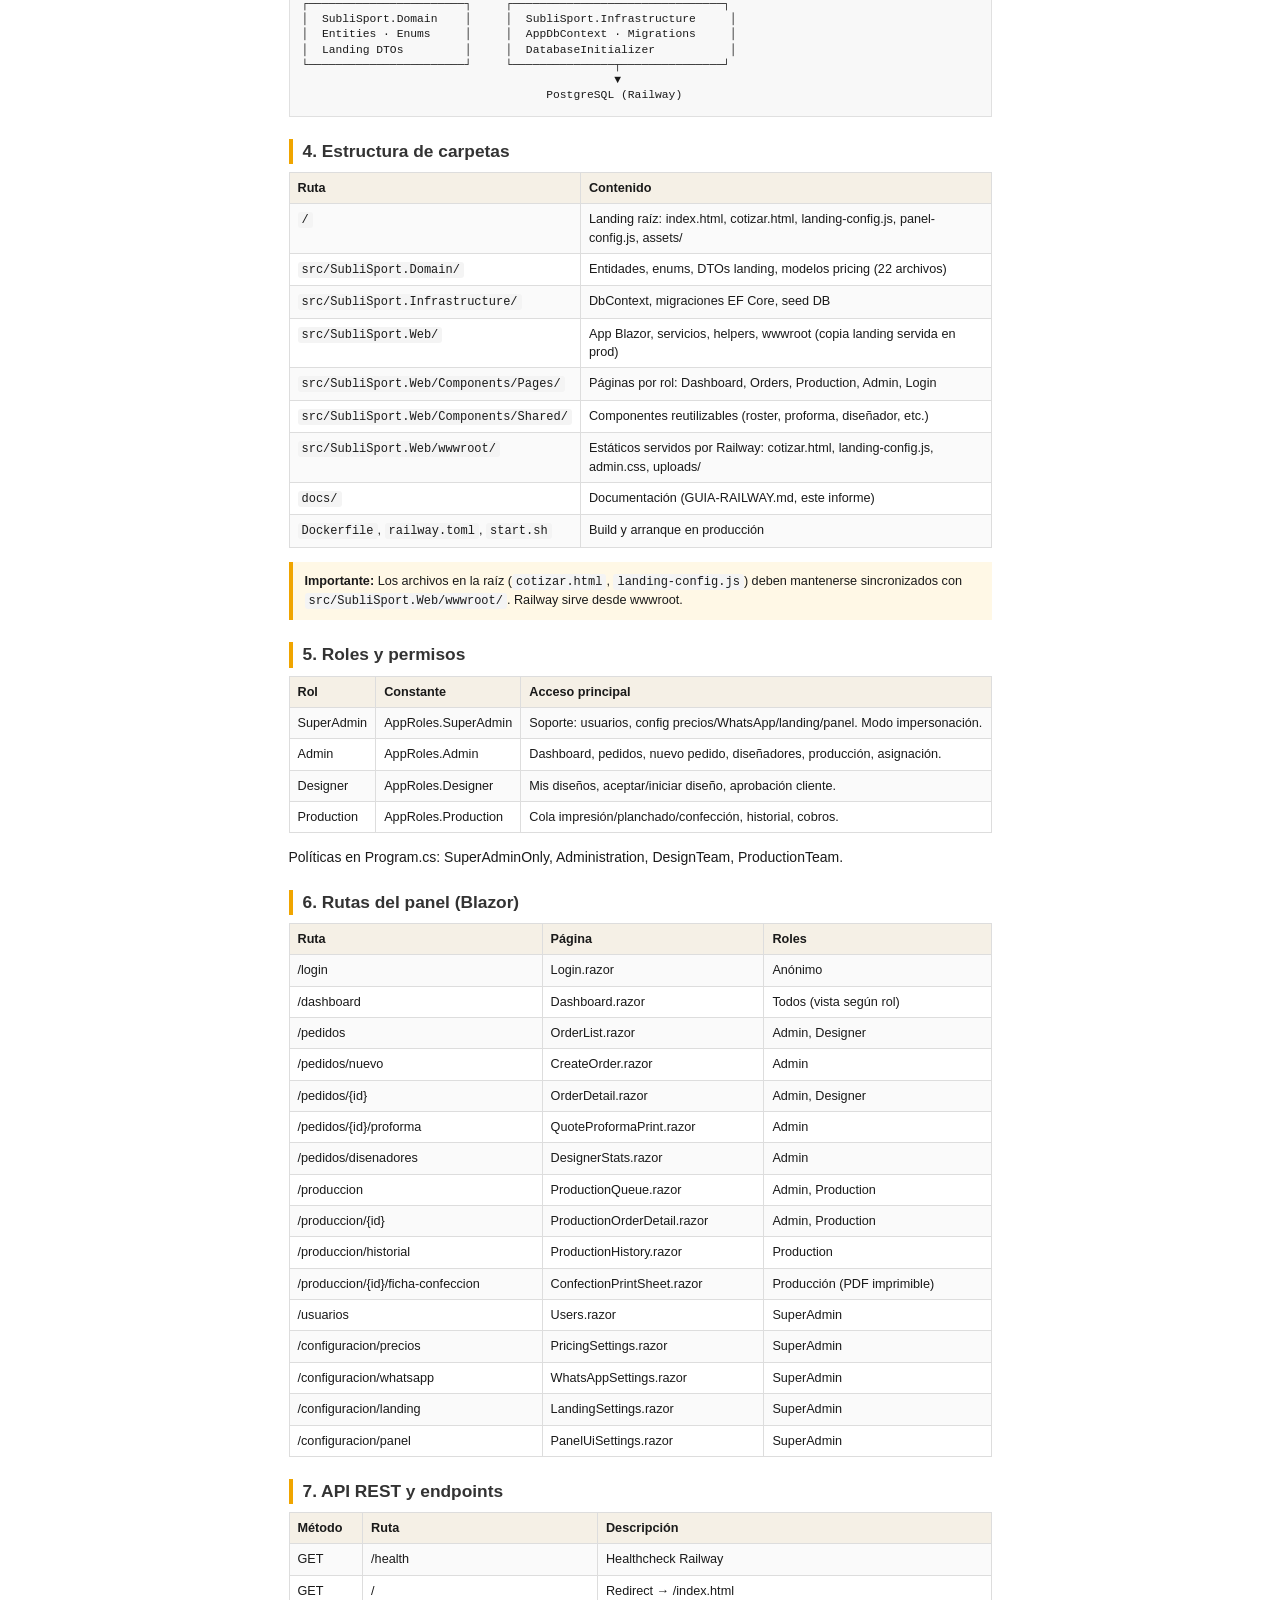
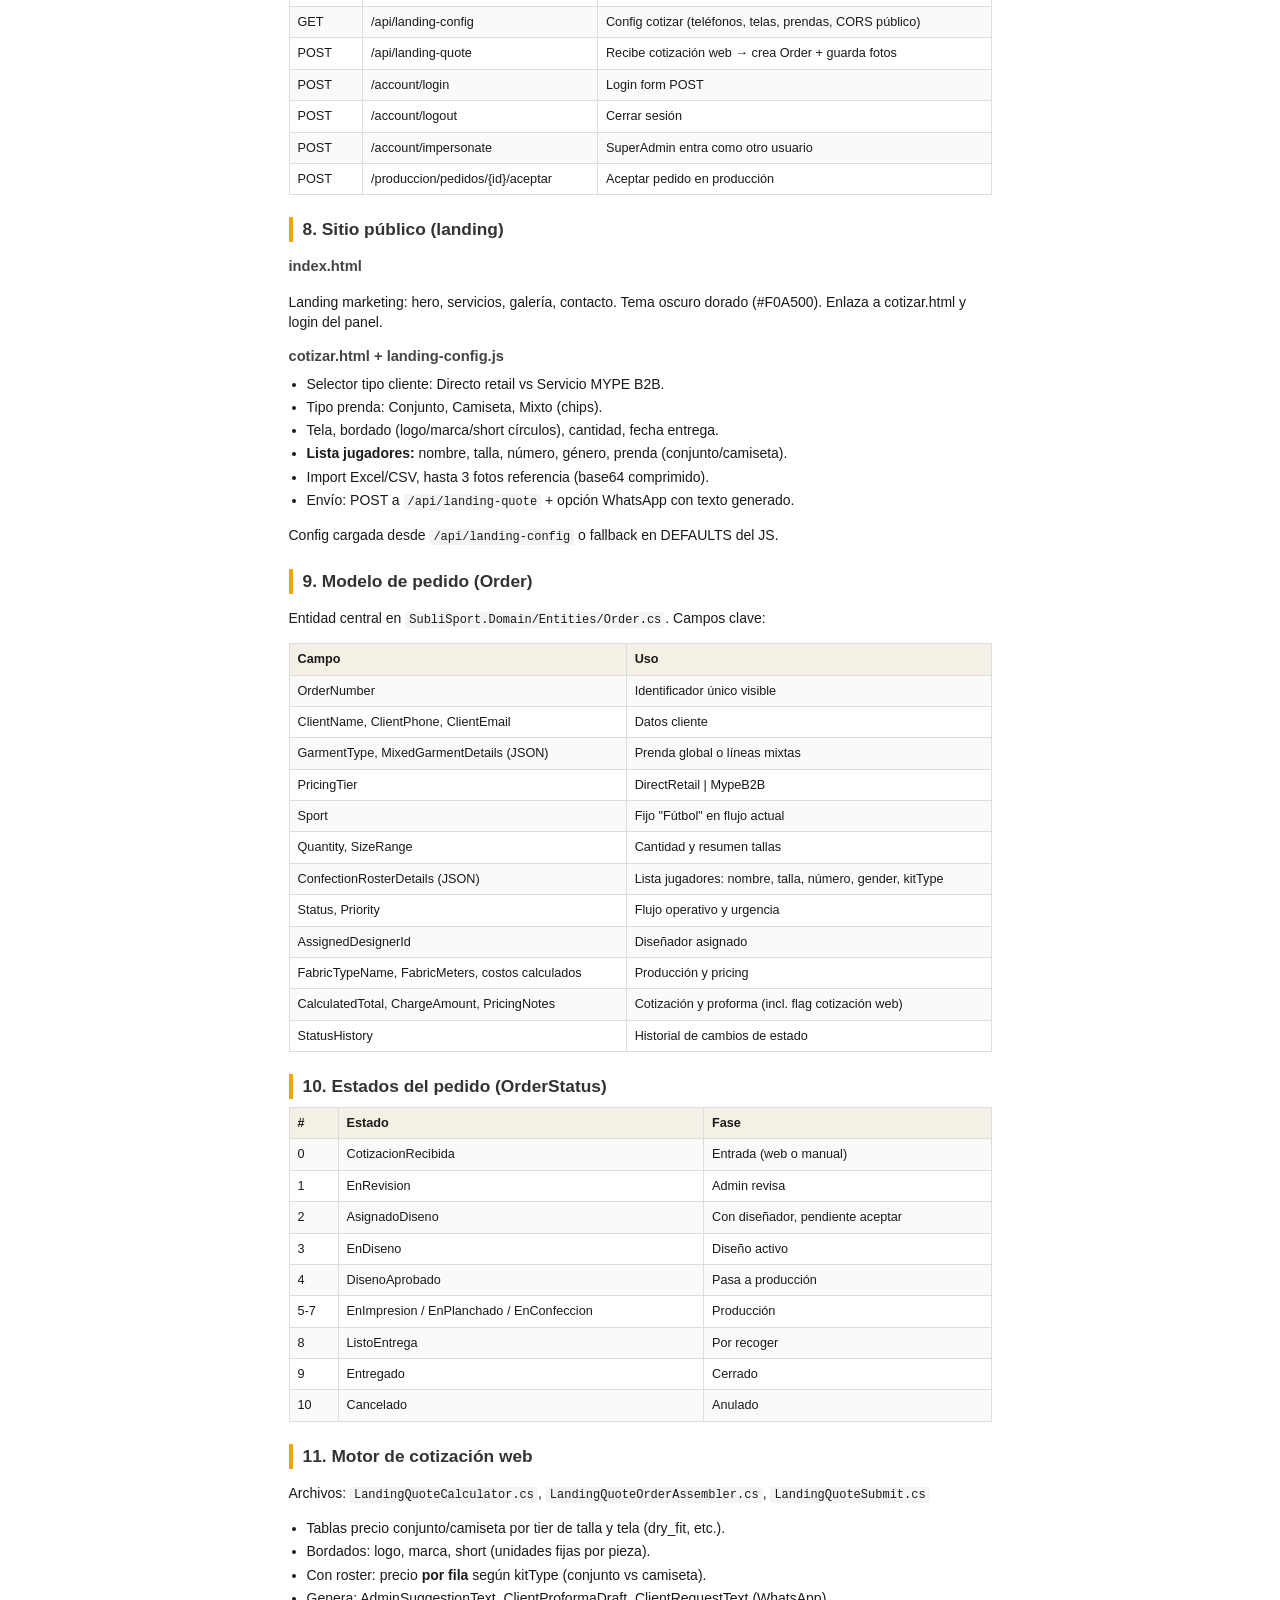
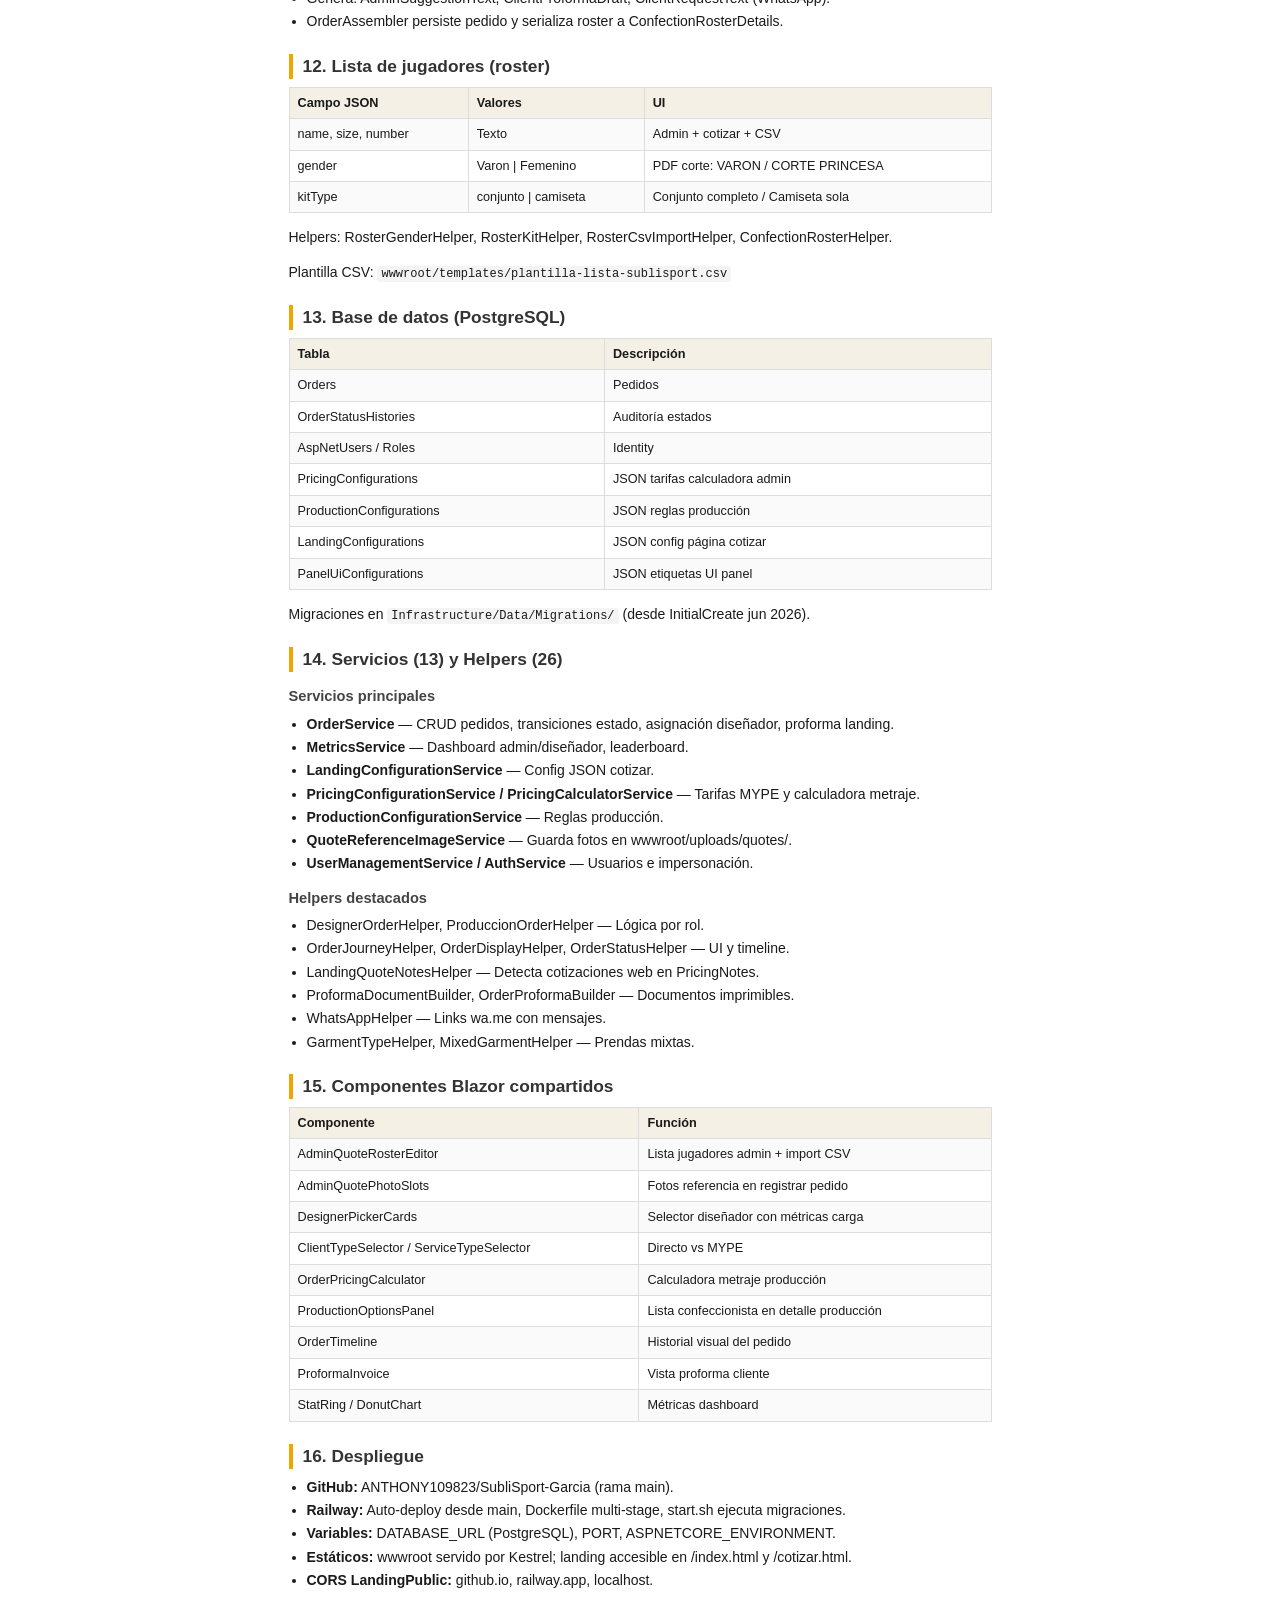
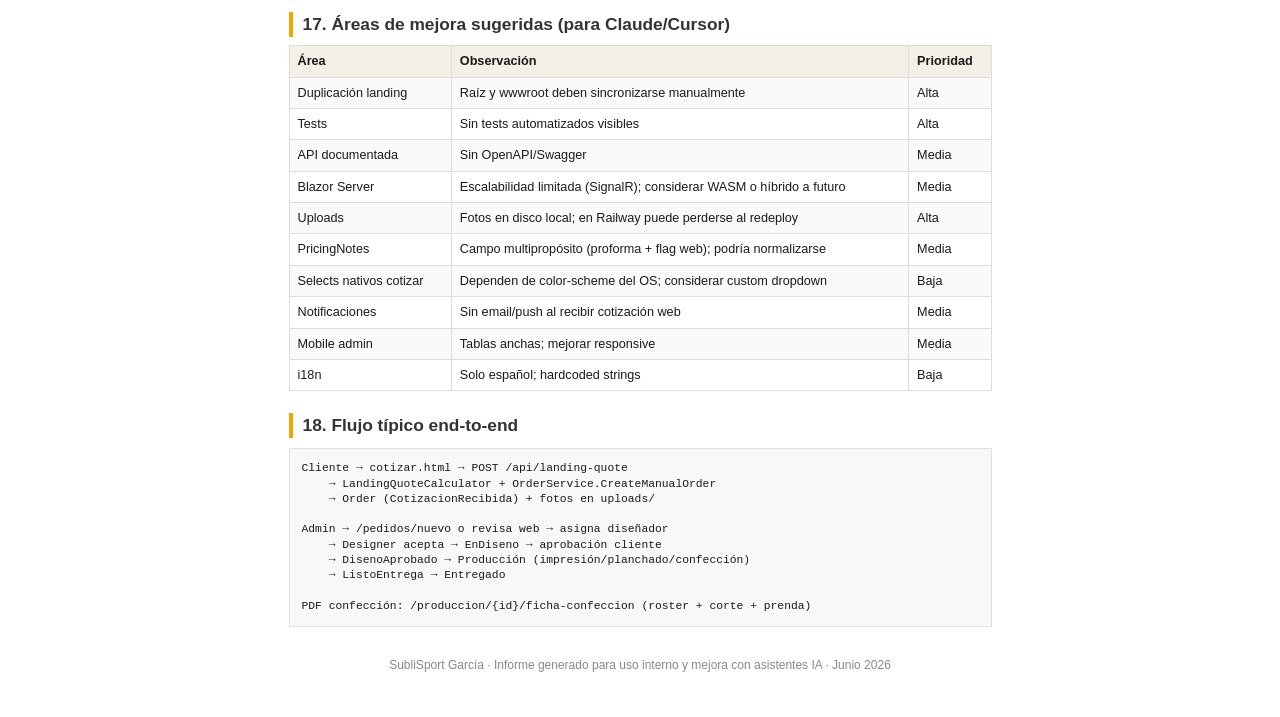
<file: docs/informe-estructura-sublisport.html>
<!DOCTYPE html>
<html lang="es">
<head>
<meta charset="UTF-8">
<title>Informe Estructura — SubliSport García</title>
<style>
  @page { size: A4; margin: 18mm 16mm; }
  * { box-sizing: border-box; }
  body { font-family: 'Segoe UI', Arial, sans-serif; font-size: 10.5pt; line-height: 1.45; color: #1a1a1a; max-width: 210mm; margin: 0 auto; padding: 12mm; }
  h1 { font-size: 22pt; color: #b8860b; border-bottom: 3px solid #f0a500; padding-bottom: 8px; margin: 0 0 6px; }
  h2 { font-size: 13pt; color: #333; margin: 22px 0 8px; page-break-after: avoid; border-left: 4px solid #f0a500; padding-left: 10px; }
  h3 { font-size: 11pt; margin: 14px 0 6px; color: #444; }
  .meta { color: #666; font-size: 9.5pt; margin-bottom: 20px; }
  .cover-box { background: #111; color: #fff; padding: 24px; border-radius: 8px; margin-bottom: 24px; }
  .cover-box h1 { color: #ffd166; border: none; }
  .cover-box p { color: #ccc; margin: 4px 0; }
  table { width: 100%; border-collapse: collapse; margin: 8px 0 14px; font-size: 9.5pt; }
  th, td { border: 1px solid #ddd; padding: 6px 8px; text-align: left; vertical-align: top; }
  th { background: #f5f0e6; font-weight: 600; }
  tr:nth-child(even) td { background: #fafafa; }
  code, .path { font-family: Consolas, monospace; font-size: 9pt; background: #f4f4f4; padding: 1px 4px; border-radius: 3px; }
  ul { margin: 4px 0 10px 18px; padding: 0; }
  li { margin-bottom: 3px; }
  .diagram { background: #f8f8f8; border: 1px solid #e0e0e0; padding: 12px; font-family: Consolas, monospace; font-size: 8.5pt; white-space: pre; line-height: 1.35; margin: 10px 0; }
  .note { background: #fff8e6; border-left: 4px solid #f0a500; padding: 10px 12px; margin: 12px 0; font-size: 9.5pt; }
  .page-break { page-break-before: always; }
  .toc a { color: #b8860b; text-decoration: none; }
  .badge { display: inline-block; background: #eee; padding: 2px 6px; border-radius: 4px; font-size: 8.5pt; margin: 1px; }
</style>
</head>
<body>

<div class="cover-box">
  <h1>SUBLISPORT GARCÍA</h1>
  <p><strong>Informe completo de estructura del sistema</strong></p>
  <p>Documento técnico para auditoría, mejoras y trabajo con IA (Claude / Cursor)</p>
  <p>Generado: 9 de junio de 2026 · Repositorio: github.com/ANTHONY109823/SubliSport-Garcia</p>
  <p>Producción: sublisport-garcia-production.up.railway.app</p>
</div>

<h2>Índice</h2>
<ol class="toc">
  <li><a href="#resumen">Resumen ejecutivo</a></li>
  <li><a href="#stack">Stack tecnológico</a></li>
  <li><a href="#arquitectura">Arquitectura en capas</a></li>
  <li><a href="#estructura">Estructura de carpetas</a></li>
  <li><a href="#roles">Roles y permisos</a></li>
  <li><a href="#rutas">Rutas del panel (Blazor)</a></li>
  <li><a href="#api">API REST pública</a></li>
  <li><a href="#landing">Sitio público (landing)</a></li>
  <li><a href="#pedido">Modelo de pedido y flujo</a></li>
  <li><a href="#estados">Estados del pedido</a></li>
  <li><a href="#cotizacion">Motor de cotización web</a></li>
  <li><a href="#lista">Lista de jugadores (roster)</a></li>
  <li><a href="#bd">Base de datos</a></li>
  <li><a href="#servicios">Servicios y helpers</a></li>
  <li><a href="#componentes">Componentes Blazor compartidos</a></li>
  <li><a href="#deploy">Despliegue (Railway / Docker)</a></li>
  <li><a href="#mejoras">Áreas de mejora sugeridas</a></li>
</ol>

<h2 id="resumen">1. Resumen ejecutivo</h2>
<p>SubliSport García es un <strong>sistema de gestión interno</strong> para una empresa de confección deportiva sublimada. Combina:</p>
<ul>
  <li><strong>Panel administrativo</strong> — Blazor Server (.NET 10) con login por roles.</li>
  <li><strong>Sitio público estático</strong> — <code>index.html</code> (landing) y <code>cotizar.html</code> (formulario de cotización).</li>
  <li><strong>API REST</strong> — Endpoints mínimos para cotizaciones web y configuración.</li>
  <li><strong>PostgreSQL</strong> — Persistencia en Railway.</li>
</ul>
<p>Usuarios principales: <strong>Wilber (Admin)</strong>, <strong>diseñadores</strong>, <strong>Juanita (Producción)</strong>, clientes vía web.</p>

<h2 id="stack">2. Stack tecnológico</h2>
<table>
  <tr><th>Capa</th><th>Tecnología</th></tr>
  <tr><td>Backend / UI admin</td><td>ASP.NET Core 10, Blazor Server (InteractiveServer)</td></tr>
  <tr><td>Autenticación</td><td>ASP.NET Core Identity (cookies, roles)</td></tr>
  <tr><td>ORM</td><td>Entity Framework Core + PostgreSQL (Npgsql)</td></tr>
  <tr><td>Frontend público</td><td>HTML/CSS/JS vanilla (sin framework)</td></tr>
  <tr><td>Configuración dinámica</td><td>JSON en tablas (Landing, Pricing, Production, PanelUi)</td></tr>
  <tr><td>Contenedor</td><td>Docker (.NET 10 SDK build → aspnet runtime)</td></tr>
  <tr><td>Hosting</td><td>Railway (healthcheck /health, puerto PORT=8080)</td></tr>
</table>

<h2 id="arquitectura">3. Arquitectura en capas</h2>
<div class="diagram">┌─────────────────────────────────────────────────────────────┐
│  CLIENTE WEB          │  ADMIN / DISEÑO / PRODUCCIÓN          │
│  index.html           │  Blazor Server (/dashboard, /pedidos) │
│  cotizar.html         │  AdminLayout + páginas Razor          │
│  landing-config.js    │                                       │
└───────────┬───────────┴──────────────────┬────────────────────┘
            │ POST /api/landing-quote       │ Cookies + Identity
            │ GET  /api/landing-config      │
            ▼                               ▼
┌─────────────────────────────────────────────────────────────┐
│                    SubliSport.Web                            │
│  Program.cs · LandingEndpoints · AccountEndpoints            │
│  OrderService · MetricsService · *ConfigurationService       │
│  Helpers (26) · Components/Shared (16)                       │
└───────────────────────────┬─────────────────────────────────┘
                            │
            ┌───────────────┴───────────────┐
            ▼                               ▼
┌───────────────────────┐     ┌───────────────────────────────┐
│  SubliSport.Domain    │     │  SubliSport.Infrastructure     │
│  Entities · Enums     │     │  AppDbContext · Migrations     │
│  Landing DTOs         │     │  DatabaseInitializer           │
└───────────────────────┘     └───────────────┬───────────────┘
                                              ▼
                                    PostgreSQL (Railway)</div>

<h2 id="estructura">4. Estructura de carpetas</h2>
<table>
  <tr><th>Ruta</th><th>Contenido</th></tr>
  <tr><td><code>/</code></td><td>Landing raíz: index.html, cotizar.html, landing-config.js, panel-config.js, assets/</td></tr>
  <tr><td><code>src/SubliSport.Domain/</code></td><td>Entidades, enums, DTOs landing, modelos pricing (22 archivos)</td></tr>
  <tr><td><code>src/SubliSport.Infrastructure/</code></td><td>DbContext, migraciones EF Core, seed DB</td></tr>
  <tr><td><code>src/SubliSport.Web/</code></td><td>App Blazor, servicios, helpers, wwwroot (copia landing servida en prod)</td></tr>
  <tr><td><code>src/SubliSport.Web/Components/Pages/</code></td><td>Páginas por rol: Dashboard, Orders, Production, Admin, Login</td></tr>
  <tr><td><code>src/SubliSport.Web/Components/Shared/</code></td><td>Componentes reutilizables (roster, proforma, diseñador, etc.)</td></tr>
  <tr><td><code>src/SubliSport.Web/wwwroot/</code></td><td>Estáticos servidos por Railway: cotizar.html, landing-config.js, admin.css, uploads/</td></tr>
  <tr><td><code>docs/</code></td><td>Documentación (GUIA-RAILWAY.md, este informe)</td></tr>
  <tr><td><code>Dockerfile</code>, <code>railway.toml</code>, <code>start.sh</code></td><td>Build y arranque en producción</td></tr>
</table>
<div class="note"><strong>Importante:</strong> Los archivos en la raíz (<code>cotizar.html</code>, <code>landing-config.js</code>) deben mantenerse sincronizados con <code>src/SubliSport.Web/wwwroot/</code>. Railway sirve desde wwwroot.</div>

<h2 id="roles" class="page-break">5. Roles y permisos</h2>
<table>
  <tr><th>Rol</th><th>Constante</th><th>Acceso principal</th></tr>
  <tr><td>SuperAdmin</td><td>AppRoles.SuperAdmin</td><td>Soporte: usuarios, config precios/WhatsApp/landing/panel. Modo impersonación.</td></tr>
  <tr><td>Admin</td><td>AppRoles.Admin</td><td>Dashboard, pedidos, nuevo pedido, diseñadores, producción, asignación.</td></tr>
  <tr><td>Designer</td><td>AppRoles.Designer</td><td>Mis diseños, aceptar/iniciar diseño, aprobación cliente.</td></tr>
  <tr><td>Production</td><td>AppRoles.Production</td><td>Cola impresión/planchado/confección, historial, cobros.</td></tr>
</table>
<p>Políticas en Program.cs: SuperAdminOnly, Administration, DesignTeam, ProductionTeam.</p>

<h2 id="rutas">6. Rutas del panel (Blazor)</h2>
<table>
  <tr><th>Ruta</th><th>Página</th><th>Roles</th></tr>
  <tr><td>/login</td><td>Login.razor</td><td>Anónimo</td></tr>
  <tr><td>/dashboard</td><td>Dashboard.razor</td><td>Todos (vista según rol)</td></tr>
  <tr><td>/pedidos</td><td>OrderList.razor</td><td>Admin, Designer</td></tr>
  <tr><td>/pedidos/nuevo</td><td>CreateOrder.razor</td><td>Admin</td></tr>
  <tr><td>/pedidos/{id}</td><td>OrderDetail.razor</td><td>Admin, Designer</td></tr>
  <tr><td>/pedidos/{id}/proforma</td><td>QuoteProformaPrint.razor</td><td>Admin</td></tr>
  <tr><td>/pedidos/disenadores</td><td>DesignerStats.razor</td><td>Admin</td></tr>
  <tr><td>/produccion</td><td>ProductionQueue.razor</td><td>Admin, Production</td></tr>
  <tr><td>/produccion/{id}</td><td>ProductionOrderDetail.razor</td><td>Admin, Production</td></tr>
  <tr><td>/produccion/historial</td><td>ProductionHistory.razor</td><td>Production</td></tr>
  <tr><td>/produccion/{id}/ficha-confeccion</td><td>ConfectionPrintSheet.razor</td><td>Producción (PDF imprimible)</td></tr>
  <tr><td>/usuarios</td><td>Users.razor</td><td>SuperAdmin</td></tr>
  <tr><td>/configuracion/precios</td><td>PricingSettings.razor</td><td>SuperAdmin</td></tr>
  <tr><td>/configuracion/whatsapp</td><td>WhatsAppSettings.razor</td><td>SuperAdmin</td></tr>
  <tr><td>/configuracion/landing</td><td>LandingSettings.razor</td><td>SuperAdmin</td></tr>
  <tr><td>/configuracion/panel</td><td>PanelUiSettings.razor</td><td>SuperAdmin</td></tr>
</table>

<h2 id="api">7. API REST y endpoints</h2>
<table>
  <tr><th>Método</th><th>Ruta</th><th>Descripción</th></tr>
  <tr><td>GET</td><td>/health</td><td>Healthcheck Railway</td></tr>
  <tr><td>GET</td><td>/</td><td>Redirect → /index.html</td></tr>
  <tr><td>GET</td><td>/api/landing-config</td><td>Config cotizar (teléfonos, telas, prendas, CORS público)</td></tr>
  <tr><td>POST</td><td>/api/landing-quote</td><td>Recibe cotización web → crea Order + guarda fotos</td></tr>
  <tr><td>POST</td><td>/account/login</td><td>Login form POST</td></tr>
  <tr><td>POST</td><td>/account/logout</td><td>Cerrar sesión</td></tr>
  <tr><td>POST</td><td>/account/impersonate</td><td>SuperAdmin entra como otro usuario</td></tr>
  <tr><td>POST</td><td>/produccion/pedidos/{id}/aceptar</td><td>Aceptar pedido en producción</td></tr>
</table>

<h2 id="landing">8. Sitio público (landing)</h2>
<h3>index.html</h3>
<p>Landing marketing: hero, servicios, galería, contacto. Tema oscuro dorado (#F0A500). Enlaza a cotizar.html y login del panel.</p>
<h3>cotizar.html + landing-config.js</h3>
<ul>
  <li>Selector tipo cliente: Directo retail vs Servicio MYPE B2B.</li>
  <li>Tipo prenda: Conjunto, Camiseta, Mixto (chips).</li>
  <li>Tela, bordado (logo/marca/short círculos), cantidad, fecha entrega.</li>
  <li><strong>Lista jugadores:</strong> nombre, talla, número, género, prenda (conjunto/camiseta).</li>
  <li>Import Excel/CSV, hasta 3 fotos referencia (base64 comprimido).</li>
  <li>Envío: POST a <code>/api/landing-quote</code> + opción WhatsApp con texto generado.</li>
</ul>
<p>Config cargada desde <code>/api/landing-config</code> o fallback en DEFAULTS del JS.</p>

<h2 id="pedido" class="page-break">9. Modelo de pedido (Order)</h2>
<p>Entidad central en <code>SubliSport.Domain/Entities/Order.cs</code>. Campos clave:</p>
<table>
  <tr><th>Campo</th><th>Uso</th></tr>
  <tr><td>OrderNumber</td><td>Identificador único visible</td></tr>
  <tr><td>ClientName, ClientPhone, ClientEmail</td><td>Datos cliente</td></tr>
  <tr><td>GarmentType, MixedGarmentDetails (JSON)</td><td>Prenda global o líneas mixtas</td></tr>
  <tr><td>PricingTier</td><td>DirectRetail | MypeB2B</td></tr>
  <tr><td>Sport</td><td>Fijo "Fútbol" en flujo actual</td></tr>
  <tr><td>Quantity, SizeRange</td><td>Cantidad y resumen tallas</td></tr>
  <tr><td>ConfectionRosterDetails (JSON)</td><td>Lista jugadores: nombre, talla, número, gender, kitType</td></tr>
  <tr><td>Status, Priority</td><td>Flujo operativo y urgencia</td></tr>
  <tr><td>AssignedDesignerId</td><td>Diseñador asignado</td></tr>
  <tr><td>FabricTypeName, FabricMeters, costos calculados</td><td>Producción y pricing</td></tr>
  <tr><td>CalculatedTotal, ChargeAmount, PricingNotes</td><td>Cotización y proforma (incl. flag cotización web)</td></tr>
  <tr><td>StatusHistory</td><td>Historial de cambios de estado</td></tr>
</table>

<h2 id="estados">10. Estados del pedido (OrderStatus)</h2>
<table>
  <tr><th>#</th><th>Estado</th><th>Fase</th></tr>
  <tr><td>0</td><td>CotizacionRecibida</td><td>Entrada (web o manual)</td></tr>
  <tr><td>1</td><td>EnRevision</td><td>Admin revisa</td></tr>
  <tr><td>2</td><td>AsignadoDiseno</td><td>Con diseñador, pendiente aceptar</td></tr>
  <tr><td>3</td><td>EnDiseno</td><td>Diseño activo</td></tr>
  <tr><td>4</td><td>DisenoAprobado</td><td>Pasa a producción</td></tr>
  <tr><td>5-7</td><td>EnImpresion / EnPlanchado / EnConfeccion</td><td>Producción</td></tr>
  <tr><td>8</td><td>ListoEntrega</td><td>Por recoger</td></tr>
  <tr><td>9</td><td>Entregado</td><td>Cerrado</td></tr>
  <tr><td>10</td><td>Cancelado</td><td>Anulado</td></tr>
</table>

<h2 id="cotizacion">11. Motor de cotización web</h2>
<p>Archivos: <code>LandingQuoteCalculator.cs</code>, <code>LandingQuoteOrderAssembler.cs</code>, <code>LandingQuoteSubmit.cs</code></p>
<ul>
  <li>Tablas precio conjunto/camiseta por tier de talla y tela (dry_fit, etc.).</li>
  <li>Bordados: logo, marca, short (unidades fijas por pieza).</li>
  <li>Con roster: precio <strong>por fila</strong> según kitType (conjunto vs camiseta).</li>
  <li>Genera: AdminSuggestionText, ClientProformaDraft, ClientRequestText (WhatsApp).</li>
  <li>OrderAssembler persiste pedido y serializa roster a ConfectionRosterDetails.</li>
</ul>

<h2 id="lista">12. Lista de jugadores (roster)</h2>
<table>
  <tr><th>Campo JSON</th><th>Valores</th><th>UI</th></tr>
  <tr><td>name, size, number</td><td>Texto</td><td>Admin + cotizar + CSV</td></tr>
  <tr><td>gender</td><td>Varon | Femenino</td><td>PDF corte: VARON / CORTE PRINCESA</td></tr>
  <tr><td>kitType</td><td>conjunto | camiseta</td><td>Conjunto completo / Camiseta sola</td></tr>
</table>
<p>Helpers: RosterGenderHelper, RosterKitHelper, RosterCsvImportHelper, ConfectionRosterHelper.</p>
<p>Plantilla CSV: <code>wwwroot/templates/plantilla-lista-sublisport.csv</code></p>

<h2 id="bd">13. Base de datos (PostgreSQL)</h2>
<table>
  <tr><th>Tabla</th><th>Descripción</th></tr>
  <tr><td>Orders</td><td>Pedidos</td></tr>
  <tr><td>OrderStatusHistories</td><td>Auditoría estados</td></tr>
  <tr><td>AspNetUsers / Roles</td><td>Identity</td></tr>
  <tr><td>PricingConfigurations</td><td>JSON tarifas calculadora admin</td></tr>
  <tr><td>ProductionConfigurations</td><td>JSON reglas producción</td></tr>
  <tr><td>LandingConfigurations</td><td>JSON config página cotizar</td></tr>
  <tr><td>PanelUiConfigurations</td><td>JSON etiquetas UI panel</td></tr>
</table>
<p>Migraciones en <code>Infrastructure/Data/Migrations/</code> (desde InitialCreate jun 2026).</p>

<h2 id="servicios" class="page-break">14. Servicios (13) y Helpers (26)</h2>
<h3>Servicios principales</h3>
<ul>
  <li><strong>OrderService</strong> — CRUD pedidos, transiciones estado, asignación diseñador, proforma landing.</li>
  <li><strong>MetricsService</strong> — Dashboard admin/diseñador, leaderboard.</li>
  <li><strong>LandingConfigurationService</strong> — Config JSON cotizar.</li>
  <li><strong>PricingConfigurationService / PricingCalculatorService</strong> — Tarifas MYPE y calculadora metraje.</li>
  <li><strong>ProductionConfigurationService</strong> — Reglas producción.</li>
  <li><strong>QuoteReferenceImageService</strong> — Guarda fotos en wwwroot/uploads/quotes/.</li>
  <li><strong>UserManagementService / AuthService</strong> — Usuarios e impersonación.</li>
</ul>
<h3>Helpers destacados</h3>
<ul>
  <li>DesignerOrderHelper, ProduccionOrderHelper — Lógica por rol.</li>
  <li>OrderJourneyHelper, OrderDisplayHelper, OrderStatusHelper — UI y timeline.</li>
  <li>LandingQuoteNotesHelper — Detecta cotizaciones web en PricingNotes.</li>
  <li>ProformaDocumentBuilder, OrderProformaBuilder — Documentos imprimibles.</li>
  <li>WhatsAppHelper — Links wa.me con mensajes.</li>
  <li>GarmentTypeHelper, MixedGarmentHelper — Prendas mixtas.</li>
</ul>

<h2 id="componentes">15. Componentes Blazor compartidos</h2>
<table>
  <tr><th>Componente</th><th>Función</th></tr>
  <tr><td>AdminQuoteRosterEditor</td><td>Lista jugadores admin + import CSV</td></tr>
  <tr><td>AdminQuotePhotoSlots</td><td>Fotos referencia en registrar pedido</td></tr>
  <tr><td>DesignerPickerCards</td><td>Selector diseñador con métricas carga</td></tr>
  <tr><td>ClientTypeSelector / ServiceTypeSelector</td><td>Directo vs MYPE</td></tr>
  <tr><td>OrderPricingCalculator</td><td>Calculadora metraje producción</td></tr>
  <tr><td>ProductionOptionsPanel</td><td>Lista confeccionista en detalle producción</td></tr>
  <tr><td>OrderTimeline</td><td>Historial visual del pedido</td></tr>
  <tr><td>ProformaInvoice</td><td>Vista proforma cliente</td></tr>
  <tr><td>StatRing / DonutChart</td><td>Métricas dashboard</td></tr>
</table>

<h2 id="deploy">16. Despliegue</h2>
<ul>
  <li><strong>GitHub:</strong> ANTHONY109823/SubliSport-Garcia (rama main).</li>
  <li><strong>Railway:</strong> Auto-deploy desde main, Dockerfile multi-stage, start.sh ejecuta migraciones.</li>
  <li><strong>Variables:</strong> DATABASE_URL (PostgreSQL), PORT, ASPNETCORE_ENVIRONMENT.</li>
  <li><strong>Estáticos:</strong> wwwroot servido por Kestrel; landing accesible en /index.html y /cotizar.html.</li>
  <li><strong>CORS LandingPublic:</strong> github.io, railway.app, localhost.</li>
</ul>

<h2 id="mejoras">17. Áreas de mejora sugeridas (para Claude/Cursor)</h2>
<table>
  <tr><th>Área</th><th>Observación</th><th>Prioridad</th></tr>
  <tr><td>Duplicación landing</td><td>Raíz y wwwroot deben sincronizarse manualmente</td><td>Alta</td></tr>
  <tr><td>Tests</td><td>Sin tests automatizados visibles</td><td>Alta</td></tr>
  <tr><td>API documentada</td><td>Sin OpenAPI/Swagger</td><td>Media</td></tr>
  <tr><td>Blazor Server</td><td>Escalabilidad limitada (SignalR); considerar WASM o híbrido a futuro</td><td>Media</td></tr>
  <tr><td>Uploads</td><td>Fotos en disco local; en Railway puede perderse al redeploy</td><td>Alta</td></tr>
  <tr><td>PricingNotes</td><td>Campo multipropósito (proforma + flag web); podría normalizarse</td><td>Media</td></tr>
  <tr><td>Selects nativos cotizar</td><td>Dependen de color-scheme del OS; considerar custom dropdown</td><td>Baja</td></tr>
  <tr><td>Notificaciones</td><td>Sin email/push al recibir cotización web</td><td>Media</td></tr>
  <tr><td>Mobile admin</td><td>Tablas anchas; mejorar responsive</td><td>Media</td></tr>
  <tr><td>i18n</td><td>Solo español; hardcoded strings</td><td>Baja</td></tr>
</table>

<h2>18. Flujo típico end-to-end</h2>
<div class="diagram">Cliente → cotizar.html → POST /api/landing-quote
    → LandingQuoteCalculator + OrderService.CreateManualOrder
    → Order (CotizacionRecibida) + fotos en uploads/

Admin → /pedidos/nuevo o revisa web → asigna diseñador
    → Designer acepta → EnDiseno → aprobación cliente
    → DisenoAprobado → Producción (impresión/planchado/confección)
    → ListoEntrega → Entregado

PDF confección: /produccion/{id}/ficha-confeccion (roster + corte + prenda)</div>

<p style="margin-top:30px; font-size:9pt; color:#888; text-align:center;">
  SubliSport García · Informe generado para uso interno y mejora con asistentes IA · Junio 2026
</p>

</body>
</html>
</file>
